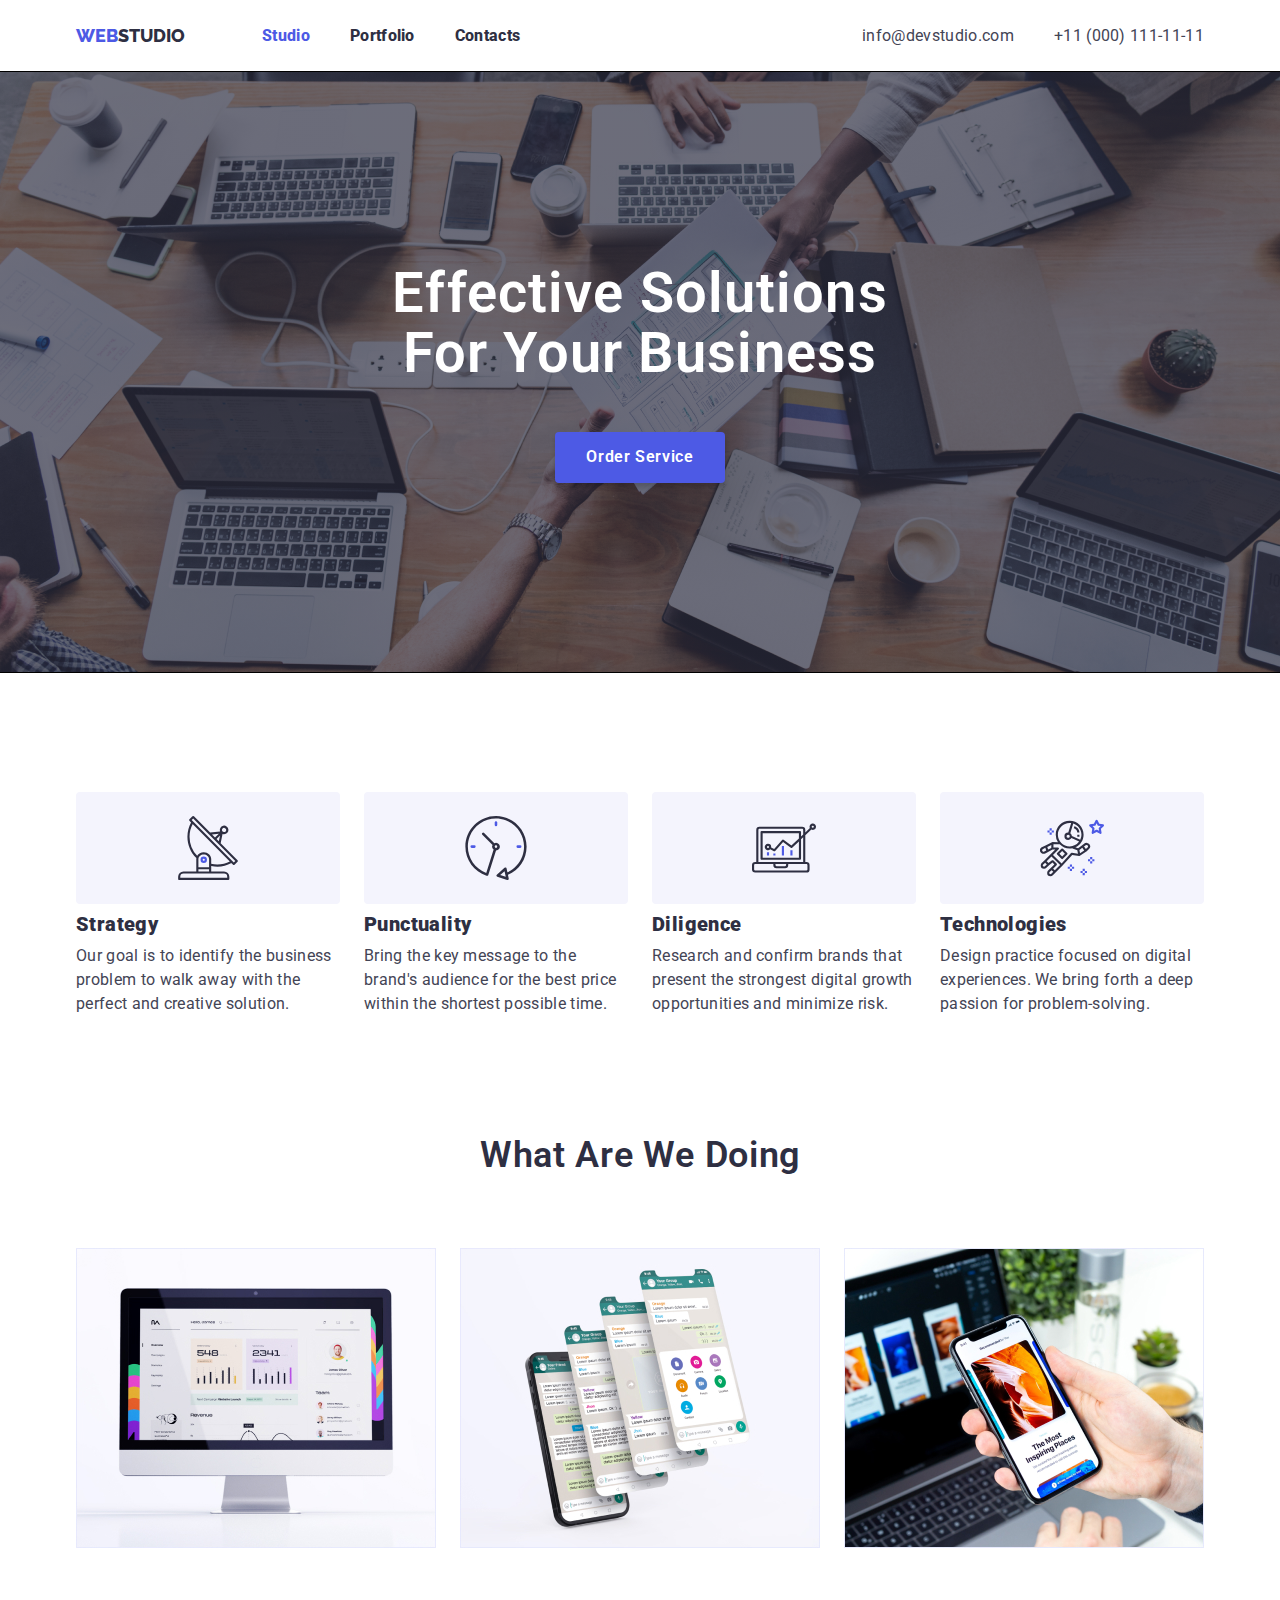
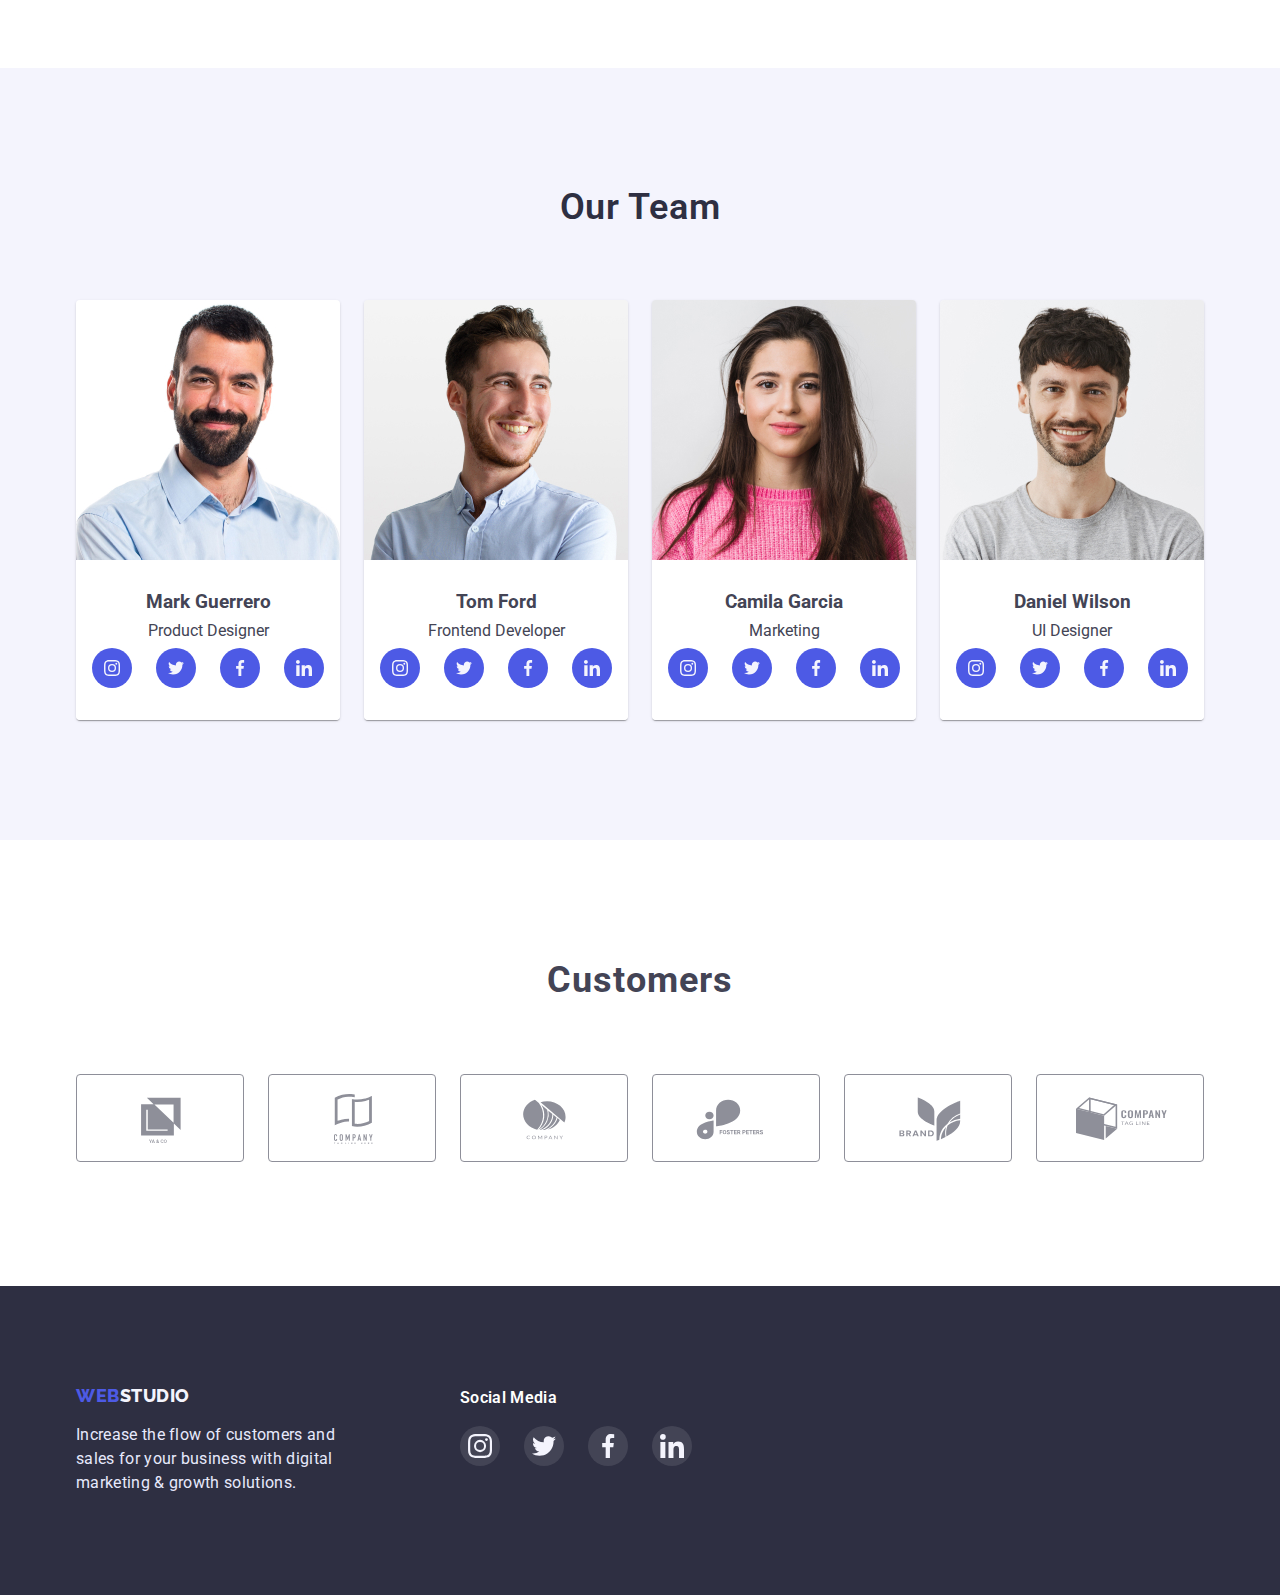
<file: index.html>
<!DOCTYPE html>
<html lang="en">
<head>
    <meta charset="UTF-8">
    <meta http-equiv="X-UA-Compatible" content="IE=edge">
    <meta name="viewport" content="width=device-width, initial-scale=1.0">
    <title>Main Page</title>
    <link rel="preconnect" href="https://fonts.googleapis.com">
    <link rel="preconnect" href="https://fonts.gstatic.com" crossorigin>
    <link href="https://fonts.googleapis.com/css2?family=Raleway:wght@700;800&family=Roboto:wght@400;500;700;900&display=swap" rel="stylesheet">  
    <link rel="stylesheet" href="https://cdnjs.cloudflare.com/ajax/libs/modern-normalize/1.0.0/modern-normalize.min.css"/>
    <link rel="stylesheet" href="css/styles.css">
</head>
    <!--body-->
<body class="body">
   
    <!--header-->
    <header class="header">
        <div class="container-header">
            <div class="header-block">
                <nav>
                <a href="./index.html" class="logo">Web<span class="logo-studio">Studio</span></a>
                
                    <ul class="nav-list">
                        <li class="nav-member"><a href ="./index.html" class="nav-link-current">Studio</a></li>
                        <li class="nav-member"><a href ="./portfolio.html" class="nav-link">Portfolio</a></li>
                        <li class="nav-member"><a href ="./contact.html" class="nav-link">Contacts</a></li>
                    </ul>
                </nav>
                <ul class="contacts">
                    <li class="contacts-member"><a href="mailto:info@devstudio.com" class="contacts-link">info@devstudio.com</a></li>
                    <li class="contacts-member"><a href="tel:+11(000)111-11-11" class="contacts-link">+11 (000) 111-11-11</a></li>
                </ul>
            </div>
        </div>
    </header>   
        <!--main content-->
    <main>
        <!--banner-->
    <section class="banner">
        <div class="container">
            <div class="banner-content">
                <h1 class="banner-logo">Effective Solutions<br>For Your Business</h1>
                <button type="button" name="order_service" class="button">Order Service</button>
            </div>
        </div>
    </section>
        <!--important-points-->
    <section class="important-points-section">
        <div class="container">
            <h2 class="important-points-hidden-heading" hidden>Important Points</h2>
            <ul class="important-points">
                <li class="important-points-member">
                    <div class="important-points-card-icon">
                        <svg class="icon">
                            <use href ="./images/sprite/symbol-defs.svg#antenna"> </use>
                        </svg>
                    </div>
                    <h3 class="important-points-title"><b>Strategy</b></h3>
                    <p class="important-points-description">Our goal is to identify the business
                        problem to walk away with the perfect and creative solution. </p>
                </li>
                <li class="important-points-member">
                    <div class="important-points-card-icon">
                        <svg class="icon">
                            <use href ="./images/sprite/symbol-defs.svg#clock"> </use>
                        </svg>
                    </div>
                    <h3 class="important-points-title"><b>Punctuality</b></h3>
                    <p class="important-points-description">Bring the key message to the brand's audience for the best price 
                        within the shortest possible time.</p>
                </li>
                <li class="important-points-member">
                    <div class="important-points-card-icon">
                        <svg class="icon">
                            <use href ="./images/sprite/symbol-defs.svg#diagram"> </use>
                        </svg>
                    </div>
                    <h3 class="important-points-title"><b>Diligence</b></h3>
                    <p class="important-points-description">Research and confirm brands that present the strongest 
                        digital growth opportunities and minimize risk.</p>
                </li>
                <li class="important-points-member">
                    <div class="important-points-card-icon">
                        <svg class="icon">
                            <use href ="./images/sprite/symbol-defs.svg#astronaut"> </use>
                        </svg>
                    </div>
                    <h3 class="important-points-title"><b>Technologies</b></h3>
                    <p class="important-points-description">Design practice focused on digital experiences.
                        We bring forth a deep passion for problem-solving.</p>
                </li>
            </ul>
        </div>
    </section>
        <!--activities-->
    <section class="activities">
        <div class="container">
            <h2 class="activities-title"> What are we doing</h2>
            <ul class="activities-list">
                <li class="activities-member"><img src = "./images/Image1.jpg" alt ="img1" width="360"></li>
                <li class="activities-member"><img src = "./images/Image2.jpg" alt ="img2" width="360"></li>
                <li class="activities-member"><img src = "./images/Image3.jpg" alt ="img3" width="360"></li>
            </ul>
        </div>
    </section>  
        <!--teamсards-->
    <section class="teamcards">
        <div class="container">
            <h2 class="teamcards-title">Our Team</h2>
            <ul class="teamcards-list">
                <li class="teamcards-member">
                <article class="teamcard">
                <div class="teamcard-img">
                <img src = "./images/img1.jpg" alt ="Product Designer" width="264">
                </div>
                <div class="teamcard-content"> 
                <h3>Mark Guerrero</h3> <p>Product Designer</p>
                <ul class="social-link-list">
                    <li>
                        <a href="https://instagram.com" target="_blank" link="noopener norefferer nofollow" class="social-link">
                        <svg width="16" height="16"> <use xlink:href="./images/sprite/social-links.svg#instagram"></use></svg>
                    </a>
                    </li>
                    <li>
                    <a href="https://twitter.com" target="_blank" link="noopener norefferer nofollow" class="social-link">
                        <svg width="16" height="16"> <use xlink:href="./images/sprite/social-links.svg#twitter"></use></svg>
                    </a>
                    </li>
                    <li><a href="https://facebook.com" target="_blank" link="noopener norefferer nofollow" class="social-link">
                        <svg width="16" height="16"> <use xlink:href="./images/sprite/social-links.svg#facebook"></use></svg>
                    </a>
                    </li>
                    <li><a href="https://linkedin.com" target="_blank" link="noopener norefferer nofollow" class="social-link">
                        <svg width="16" height="16"> <use xlink:href="./images/sprite/social-links.svg#linkedin"></use></svg>
                    </a>
                    </li>
                </ul>
                </div> 
                </article>
                </li>
                <li class="teamcards-member">
                <article class="teamcard">
                <div class="teamcard-img">
                <img src = "./images/img4.jpg" alt ="Frontend Developer" width="264">
                </div> 
                <div class="teamcard-content">
                <h3>Tom Ford</h3> <p>Frontend Developer</p>
                <ul class="social-link-list">
                    <li>
                        <a href="https://instagram.com" target="_blank" link="noopener norefferer nofollow" class="social-link">
                        <svg width="16" height="16"> <use xlink:href="./images/sprite/social-links.svg#instagram"></use></svg>
                    </a>
                    </li>
                    <li>
                    <a href="https://twitter.com" target="_blank" link="noopener norefferer nofollow" class="social-link">
                        <svg width="16" height="16"> <use xlink:href="./images/sprite/social-links.svg#twitter"></use></svg>
                    </a>
                    </li>
                    <li><a href="https://facebook.com" target="_blank" link="noopener norefferer nofollow" class="social-link">
                        <svg width="16" height="16"> <use xlink:href="./images/sprite/social-links.svg#facebook"></use></svg>
                    </a>
                    </li>
                    <li><a href="https://linkedin.com" target="_blank" link="noopener norefferer nofollow" class="social-link">
                        <svg width="16" height="16"> <use xlink:href="./images/sprite/social-links.svg#linkedin"></use></svg>
                    </a>
                    </li>
                </ul>
                </div> 
                </article>
                </li>
                <li class="teamcards-member">
                <article class="teamcard">
                <div class="teamcard-img">       
                <img src = "./images/img2.jpg" alt ="Marketing" width="264">
                </div> 
                <div class="teamcard-content"> 
                <h3>Camila Garcia</h3> <p>Marketing</p>
                 <ul class="social-link-list">
                    <li>
                        <a href="https://instagram.com" target="_blank" link="noopener norefferer nofollow" class="social-link">
                        <svg width="16" height="16"> <use xlink:href="./images/sprite/social-links.svg#instagram"></use></svg>
                    </a>
                    </li>
                    <li>
                    <a href="https://twitter.com" target="_blank" link="noopener norefferer nofollow" class="social-link">
                        <svg width="16" height="16"> <use xlink:href="./images/sprite/social-links.svg#twitter"></use></svg>
                    </a>
                    </li>
                    <li><a href="https://facebook.com" target="_blank" link="noopener norefferer nofollow" class="social-link">
                        <svg width="16" height="16"> <use xlink:href="./images/sprite/social-links.svg#facebook"></use></svg>
                    </a>
                    </li>
                    <li><a href="https://linkedin.com" target="_blank" link="noopener norefferer nofollow" class="social-link">
                        <svg width="16" height="16"> <use xlink:href="./images/sprite/social-links.svg#linkedin"></use></svg>
                    </a>
                    </li>
                </ul>
                </div> 
                </article>
                </li>
                <li class="teamcards-member">
                <article class="teamcard">
                <div class="teamcard-img">
                <img src = "./images/img3.jpg" alt ="UI Designer" width="264">
                </div> 
                <div class="teamcard-content">
                <h3>Daniel Wilson</h3> <p>UI Designer</p>
                 <ul class="social-link-list">
                    <li>
                        <a href="https://instagram.com" target="_blank" link="noopener norefferer nofollow" class="social-link">
                        <svg width="16" height="16"> <use href="./images/sprite/social-links.svg#instagram"></use></svg>
                    </a>
                    </li>
                    <li>
                    <a href="https://twitter.com" target="_blank" link="noopener norefferer nofollow" class="social-link">
                        <svg width="16" height="16"> <use href="./images/sprite/social-links.svg#twitter"></use></svg>
                    </a>
                    </li>
                    <li><a href="https://facebook.com" target="_blank" link="noopener norefferer nofollow" class="social-link">
                        <svg width="16" height="16"> <use href="./images/sprite/social-links.svg#facebook"></use></svg>
                    </a>
                    </li>
                    <li><a href="https://linkedin.com" target="_blank" link="noopener norefferer nofollow" class="social-link">
                        <svg width="16" height="16"> <use href="./images/sprite/social-links.svg#linkedin"></use></svg>
                    </a>
                    </li>
                </ul>
                </div> 
                </article>
                </li>
            </ul>
        </div>
    </section>
    <section class="customer-section">
        <div class="container">
            <h2 class="customer-title">Customers</h2>
            <ul class="customer-services-list">
                <li class="customer-services-member">
                    <a class="customers-link" target="_blank" rel="norefferer noopener nofollow" href="">
                        <svg width="104" height="56" class="customers-icon">
                            <use xlink:href="./images/sprite/customer-icons.svg#logo1"></use>
                        </svg>
                    </a>
                </li>
                <li class="customer-services-member">
                        <a class="customers-link" target="_blank" rel="norefferer noopener nofollow" href="">
                            <svg width="104" height="56" class="customers-icon">
                                <use xlink:href="./images/sprite/customer-icons.svg#logo2"></use>
                            </svg>
                        </a>
                </li>
                <li class="customer-services-member">
                        <a class="customers-link" target="_blank" rel="norefferer noopener nofollow" href="">
                            <svg width="104" height="56" class="customers-icon">
                                <use xlink:href="./images/sprite/customer-icons.svg#logo3"></use>
                            </svg>
                        </a>
                </li>
                <li class="customer-services-member">
                        <a class="customers-link" target="_blank" rel="norefferer noopener nofollow" href="">
                            <svg width="104" height="56" class="customers-icon">
                                <use xlink:href="./images/sprite/customer-icons.svg#logo4"></use>
                            </svg>
                        </a>
                </li>
                <li class="customer-services-member">
                        <a class="customers-link" target="_blank" rel="norefferer noopener nofollow" href="">
                            <svg width="104" height="56" class="customers-icon">
                                <use xlink:href="./images/sprite/customer-icons.svg#logo5"></use>
                            </svg>
                        </a>
                </li>
                <li class="customer-services-member">
                        <a class="customers-link" target="_blank" rel="norefferer noopener nofollow" href="">
                            <svg width="104" height="56" class="customers-icon">
                                <use xlink:href="./images/sprite/customer-icons.svg#logo6"></use>
                            </svg>
                        </a>
                </li>
            </ul>
        </div>
    </section>
</main> 
        <!--footer-->
    <footer class="footer">
        <div class="container-footer">
            <div class="footer-content">
            <div class="footer-logo">
            <a href="./index.html" class="footer-web">Web<span class="footer-studio">Studio</span></a>
            </div>
            <p class="footer-text"> Increase the flow of customers and sales for your business 
            with digital marketing & growth solutions.</p>
            </div>
        <div class="footer-socials">
            <h3 class="footer-socials-title"> Social Media</h3>
            <ul class="footer-social-link-list">
                <li>
                    <a href="https://instagram.com" target="_blank" link="noopener norefferer nofollow" class="footer-social-link">
                    <svg width="24" height="24"> <use href="./images/sprite/social-links.svg#instagram"></use></svg>
                </a>
                </li>
                <li>
                <a href="https://twitter.com" target="_blank" link="noopener norefferer nofollow" class="footer-social-link">
                    <svg width="24" height="24"> <use href="./images/sprite/social-links.svg#twitter"></use></svg>
                </a>
                </li>
                <li><a href="https://facebook.com" target="_blank" link="noopener norefferer nofollow" class="footer-social-link">
                    <svg width="24" height="24"> <use href="./images/sprite/social-links.svg#facebook"></use></svg>
                </a>
                </li>
                <li><a href="https://linkedin.com" target="_blank" link="noopener norefferer nofollow" class="footer-social-link">
                    <svg width="24" height="24"> <use href="./images/sprite/social-links.svg#linkedin"></use></svg>
                </a>
                </li>
            </ul>
        </div>
        </div>
    </footer>
</body>
</html>
</file>
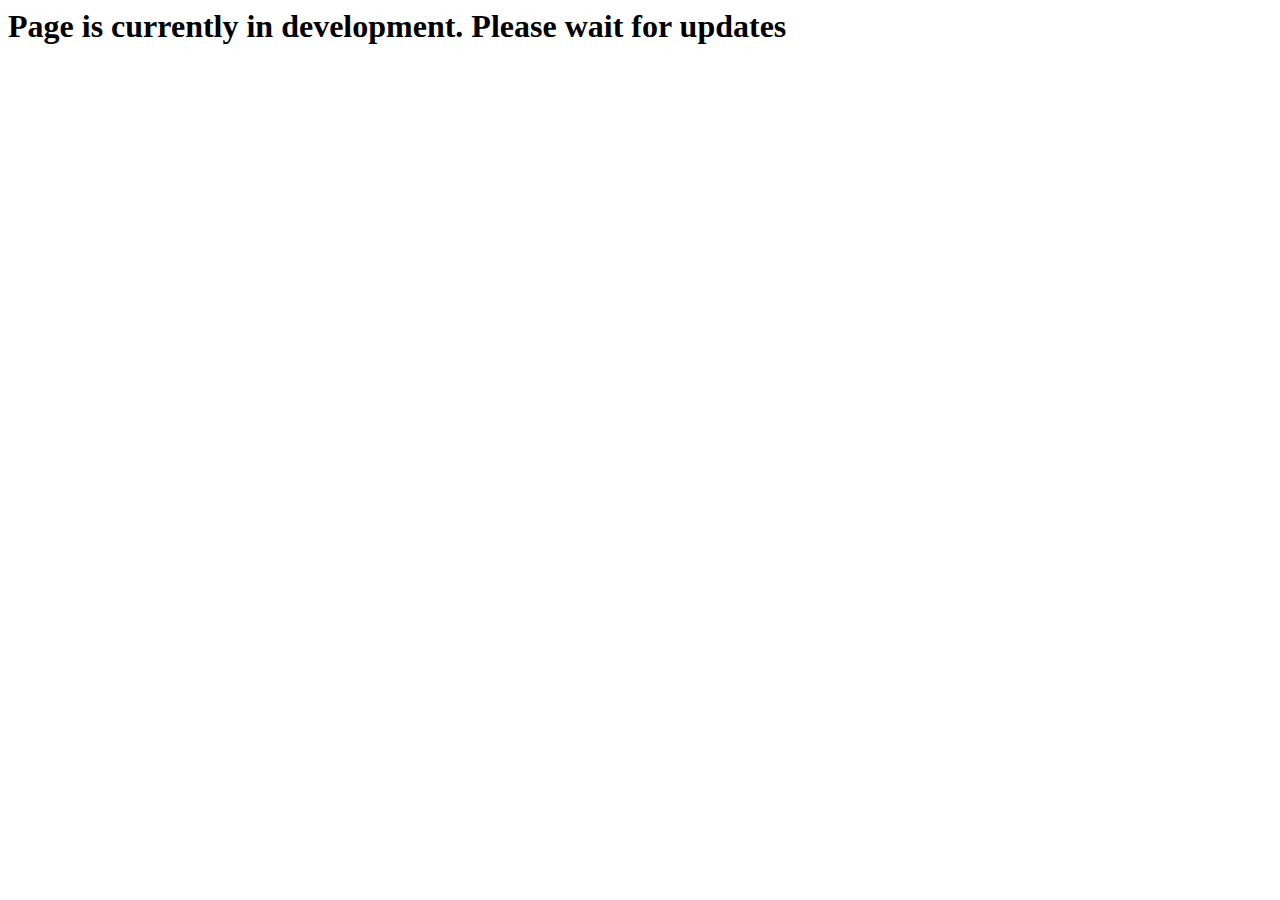
<file: contact.html>
<!DOCTYPE html>
<html lang="en">
<head>
    <link rel="preconnect" href="https://fonts.googleapis.com">
    <link rel="preconnect" href="https://fonts.gstatic.com" crossorigin>
    <link href="https://fonts.googleapis.com/css2?family=Raleway:wght@700&family=Roboto:wght@400;500;700;900&display=swap" rel="stylesheet">    
    <link rel="stylesheet" href="css/styles.css">
</head>
<body>
    <h1> Page is currently in development. Please wait for updates</h1>
</body>
</html>
</file>
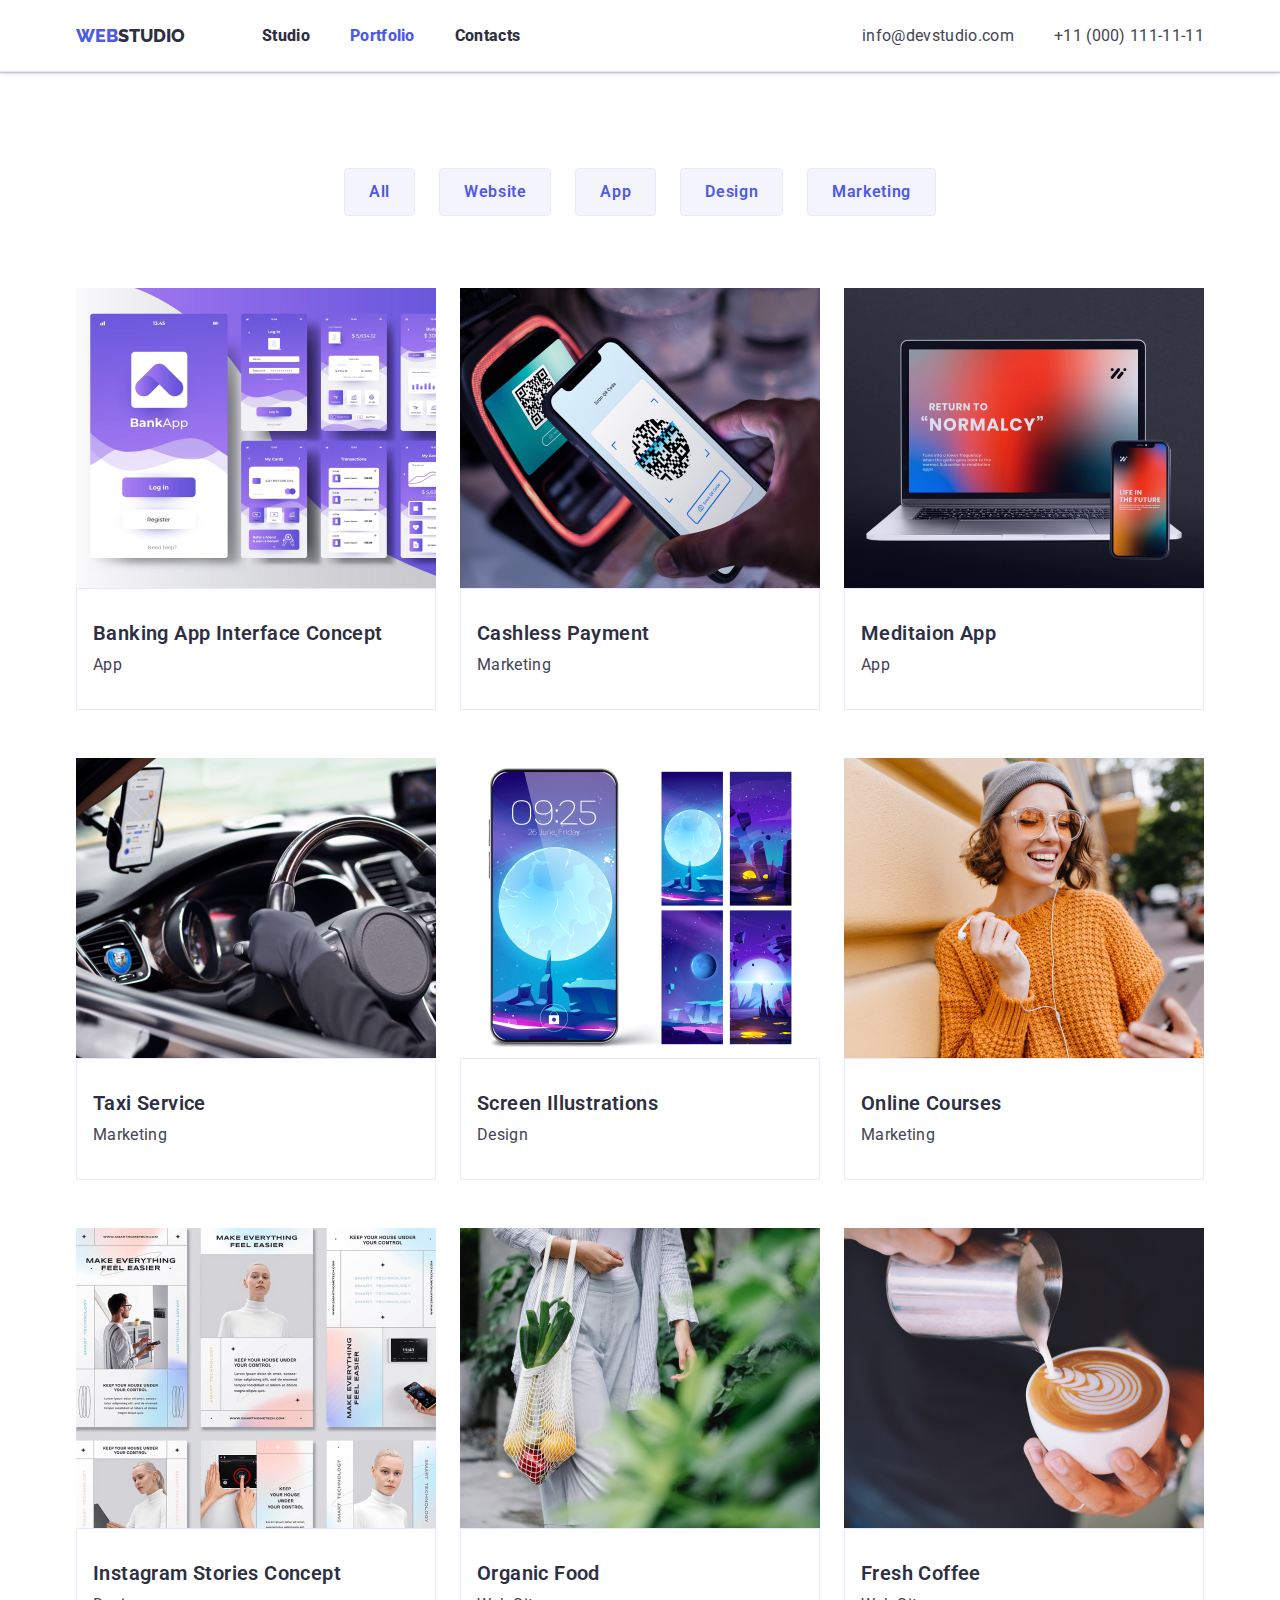
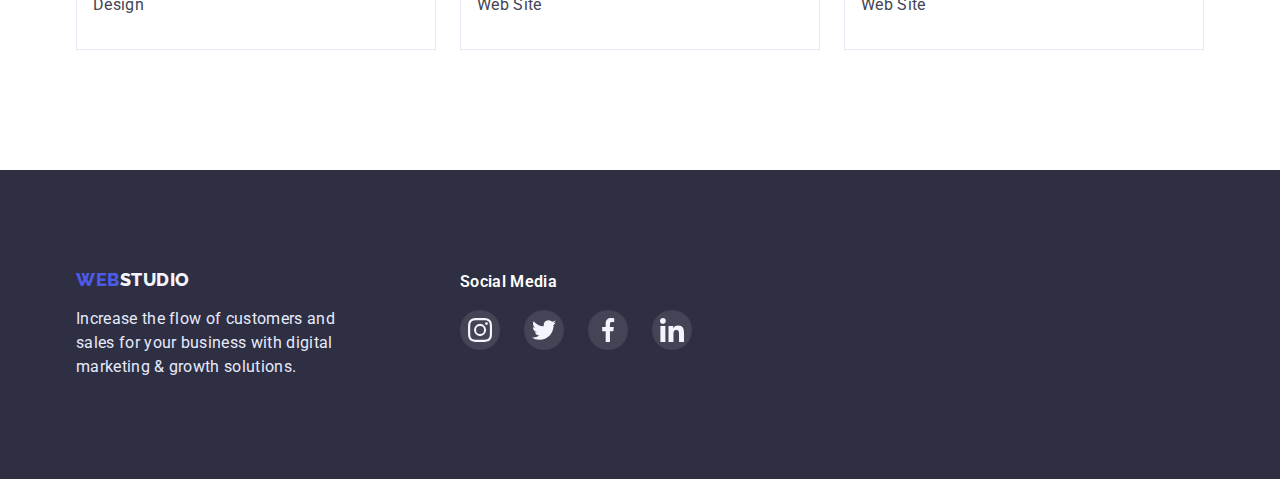
<file: portfolio.html>
<!DOCTYPE html>
<html lang="en">
<head>
    <meta charset="UTF-8">
    <meta http-equiv="X-UA-Compatible" content="IE=edge">
    <meta name="viewport" content="width=device-width, initial-scale=1.0">
    <title>Portfolio</title>
    <link rel="preconnect" href="https://fonts.googleapis.com">
    <link rel="preconnect" href="https://fonts.gstatic.com" crossorigin>
    <link href="https://fonts.googleapis.com/css2?family=Raleway:wght@700;800&family=Roboto:wght@400;500;700;900&display=swap" rel="stylesheet">
    <link rel="stylesheet" href="https://cdnjs.cloudflare.com/ajax/libs/modern-normalize/1.0.0/modern-normalize.min.css"/>
    <link rel="stylesheet" href="css/styles.css">
</head>
<body class="body">
   
    <!--header-->
    <header class="header">
        <div class="container-header">
            <div class="header-block">
        <nav>
            <a href="./index.html" class="logo">Web<span class="logo-studio">Studio</span></a>
            
                <ul class="nav-list">
                    <li class="nav-member"><a href ="./index.html" class="nav-link">Studio</a></li>
                    <li class="nav-member"><a href ="./portfolio.html" class="nav-link-current">Portfolio</a></li>
                    <li class="nav-member"><a href ="./contact.html" class="nav-link">Contacts</a></li>
                </ul>
            </nav>
            <ul class="contacts">
                <li class="contacts-member"><a href="mailto:info@devstudio.com" class="contacts-link">info@devstudio.com</a></li>
                <li class="contacts-member"><a href="tel:+11(000)111-11-11" class="contacts-link">+11 (000) 111-11-11</a></li>
            </ul>
        </div>
        </div>
    </header>   
    <!--main-->
    <main>
        <section class="portfolio">
        <div class="container">
            <h1 class="hidden"></h1>
            <ul class="button-list">
                <li class="button-list-member"><button type="button" class="portfolio-button">All</button></li>
                <li class="button-list-member"><button type="button" class="portfolio-button">Website</button></li>
                <li class="button-list-member"><button type="button" class="portfolio-button">App</button></li>
                <li class="button-list-member"><button type="button" class="portfolio-button">Design</button></li>
                <li class="button-list-member"><button type="button" class="portfolio-button">Marketing</button></li>
            </ul>
            <ul class="image-list">
                <li class="image-list-member">
                    <article class="image-card">
                    <div class="image">
                    <img src = "./images/portf1.jpg" alt ="Image missing" width="360"></div> 
                    <div class="image-card-content">
                    <h3 class="image-title">Banking App Interface Concept</h3>
                    <p class="image-type">App</p>
                    </div>
                    </article>
                </li>
                <li class="image-list-member">
                    <article class="image-card">
                    <div class="image">
                    <img src = "./images/portf2.jpg" alt ="Image missing" width="360"></div> 
                    <div class="image-card-content">
                    <h3 class="image-title">Cashless Payment</h3>
                    <p class="image-type">Marketing</p>
                    </div>
                    </article>
                </li>
                <li class="image-list-member">
                    <article class="image-card">
                    <div class="image">
                    <img src = "./images/portf3.jpg" alt ="Image missing" width="360"></div> 
                    <div class="image-card-content">
                    <h3 class="image-title">Meditaion App</h3>
                    <p class="image-type">App</p>
                    </div>
                    </article>
                </li>
                <li class="image-list-member">
                    <article class="image-card">
                    <div class="image">
                    <img src = "./images/portf4.jpg" alt ="Image missing" width="360"></div> 
                    <div class="image-card-content">
                    <h3 class="image-title">Taxi Service</h3>
                    <p class="image-type">Marketing</p>
                    </div>
                    </article>
                </li>
                <li class="image-list-member">
                    <article class="image-card">
                    <div class="image">
                    <img src = "./images/portf5.jpg" alt ="Image missing" width="360"></div> 
                    <div class="image-card-content">
                    <h3 class="image-title">Screen Illustrations</h3>
                    <p class="image-type">Design</p>
                    </div>
                    </article>
                </li>
                <li class="image-list-member">
                    <article class="image-card">
                    <div class="image">
                    <img src = "./images/portf6.jpg" alt ="Image missing" width="360"></div>
                    <div class="image-card-content">
                    <h3 class="image-title">Online Courses</h3>
                    <p class="image-type">Marketing</p>
                    </div>
                    </article>
                </li>
                <li class="image-list-member">
                    <article class="image-card">
                    <div class="image">
                    <img src = "./images/portf7.jpg" alt ="Image missing" width="360"></div>
                    <div class="image-card-content">
                    <h3 class="image-title">Instagram Stories Concept</h3>
                    <p class="image-type">Design</p>
                    </div>
                    </article>
                </li>
                <li class="image-list-member">
                    <article class="image-card">
                    <div class="image">
                    <img src = "./images/portf8.jpg" alt ="Image missing" width="360"></div>
                    <div class="image-card-content">
                    <h3 class="image-title">Organic Food</h3>
                    <p class="image-type">Web Site</p>
                    </div>
                    </article>
                </li>
                <li class="image-list-member">
                    <article class="image-card">
                    <div class="image">
                    <img src = "./images/portf9.jpg" alt ="Image missing" width="360"></div>
                    <div class="image-card-content">
                    <h3 class="image-title">Fresh Coffee</h3>
                    <p class="image-type">Web Site</p>
                    </div>
                    </article>  
            </li>
            </ul>
        </div>
        </section>
    </main>
    <!--footer-->
    <footer class="footer">
        <div class="container-footer">
            <div class="footer-content">
            <div class="footer-logo">
            <a href="./index.html" class="footer-web">Web<span class="footer-studio">Studio</span></a>
            </div>
            <p class="footer-text"> Increase the flow of customers and sales for your business 
            with digital marketing & growth solutions.</p>
            </div>
        <div class="footer-socials">
            <h3 class="footer-socials-title"> Social Media</h3>
            <ul class="footer-social-link-list">
                <li>
                    <a href="https://instagram.com" target="_blank" link="noopener norefferer nofollow" class="footer-social-link">
                    <svg width="24" height="24"> <use href="./images/sprite/social-links.svg#instagram"></use></svg>
                </a>
                </li>
                <li>
                <a href="https://twitter.com" target="_blank" link="noopener norefferer nofollow" class="footer-social-link">
                    <svg width="24" height="24"> <use href="./images/sprite/social-links.svg#twitter"></use></svg>
                </a>
                </li>
                <li><a href="https://facebook.com" target="_blank" link="noopener norefferer nofollow" class="footer-social-link">
                    <svg width="24" height="24"> <use href="./images/sprite/social-links.svg#facebook"></use></svg>
                </a>
                </li>
                <li><a href="https://linkedin.com" target="_blank" link="noopener norefferer nofollow" class="footer-social-link">
                    <svg width="24" height="24"> <use href="./images/sprite/social-links.svg#linkedin"></use></svg>
                </a>
                </li>
            </ul>
        </div>
        </div>
    </footer>
</body>
</html>
</file>
<file: css/styles.css>
/* header color #2E2F42;*/
/*standard color #434455;*/
/*accent color for buttons, :hover, :active and other stuff #4D5AE5;*/

/*-------------common styles-------------*/

/*root*/
:root{
--standard-white-color: #ffffff;
--text-color: #434455;
--title-text-color: #2E2F42;
--subtle-dark-color: #8E8F99;
--active-color: #4D5AE5;
--accent-color: #E7E9FC;
--light-white-color: #F4F4FD;
--card-set-gap: 20px;
--card-shadow: 0px 2px 1px -1px rgba(0, 0, 0, 0.2),
    0px 1px 1px 0px rgba(0, 0, 0, 0.14), 0px 1px 3px 0px rgba(0, 0, 0, 0.12);
}
/*box-sizing*/
*, ::after,::before{
    box-sizing: border-box;
}
/*blocking styles*/
img {
    display: block;
}
h1,h2,h3,h4,h5,h6, ul, li, p {
    margin: 0;
    padding: 0;
}
/* pages background color */
.body{
   background-color: var(--standard-white-color);
   color: var(--text-color);
   font-family: Roboto, Raleway, sans-serif;
   
}
/*container*/
.container-header{
    width: 1158px;
    margin: 0 auto;
    padding-left: 15px;
    padding-right: 15px;
}
.container{
    width: 1158px;
    margin-left: auto;
    margin-right: auto;
    padding-right: 15px;
    padding-left: 15px;
}
.container-footer{
    width: 1158px;
    margin-left: auto;
    margin-right: auto;
    padding-right: 15px;
    padding-left: 15px;
    display: flex;
}
/*logo, contacts and nav*/
.header{
    border-bottom: 1px solid #E7E9FC;
    padding-top: 24px;
    padding-bottom: 23px;
    box-shadow: 0px 2px 1px rgb(46 47 66 / 8%), 0px 1px 1px rgb(46 47 66 / 16%), 0px 1px 6px rgb(46 47 66 / 8%);
}
.header-block{
    display: flex;
    justify-content: space-between;
    align-items: center;
}
nav{
    display: flex;
}
.nav-list,
 .contacts,
  .logo{
    display: flex;
    align-items: center;
}

.logo{
    font-family: 'Raleway', sans-serif;
  
    font-weight: 800;
    font-size: 18px;
    line-height: 1.3;
    color: var(--active-color);
    text-decoration: none;
    text-transform: uppercase;
    padding-bottom: 1px;
}
.logo-studio{
    font-family: 'Raleway', sans-serif;
    font-weight: 800;
    font-size: 18px;
    line-height: 1.3;
    color: var(--title-text-color);
    text-decoration: none;
    text-transform: uppercase;

}
.nav-link{
    color: var(--title-text-color);
    text-decoration: none;
    font-size: 16px;
    line-height: 0.66;
    letter-spacing: 0.02em;
    font-weight: 800;
    color: var(--title-text-color);
    display: inline-block;
}
.nav-member{
    list-style-type: none;  
    display: inline-block;  
    
}
.nav-list{
    margin-left: 77px;
    
}
.nav-list li:not(:last-child){
    margin-right: 40px;
}
.contacts{
   display: flex;
   list-style: none;
   padding-left: 0;
  
}
.contacts-member{
    list-style-type: none;
}
.contacts li:not(:last-child){
  margin-right: 40px;
}

.contacts-link{
    color: var(--text-color);
    text-decoration: none;
    font-size: 16px;
    line-height: 1.5;
    letter-spacing: 0.02em;
}

/*footer*/
.footer{
    background: var(--title-text-color);
    padding-top: 100px;
    padding-bottom: 100px;
}
.footer-logo{
    margin-bottom: 16px;
}
.footer-web{
    font-family: 'Raleway', sans-serif;
    font-weight: 800;
    font-size: 18px;
    line-height: 1.16;
    align-items: center;
    letter-spacing: 0.03em;
    text-transform: uppercase;
    color: var(--active-color);
    text-decoration: none;
    width: 44px;
    height: 22px;
    
}
.footer-studio{
    font-family: 'Raleway', sans-serif;
    font-weight: 800;
    font-size: 18px;
    line-height: 1.16;
    align-items: center;
    letter-spacing: 0.03em;
    text-transform: uppercase;
    color: var(--light-white-color);
    text-decoration: none;
    width: 44px;
    height: 22px;
    
}
.footer-text{
    font-weight: 400;
    font-size: 16px;
    line-height: 1.5;
    letter-spacing: 0.02em;
    color: var(--accent-color);
    width: 264px;
    
}
.footer-socials{
    margin-left: 120px;
}
.footer-socials-title{
    font-family: 'Roboto';
    font-style: normal;
    font-weight: 600;
    font-size: 16px;
    line-height: 1.5;
    letter-spacing: 0.02em;
    color: var(--standard-white-color);
    margin-bottom: 16px;
    }
    .footer-social-link-list{
    list-style-type: none;
    display: flex;
    gap: 24px;
    justify-content: center;
    align-items: center;
    }
    .footer-social-link{
    display: flex;
    height: 40px;
    width: 40px;
    align-items: center;
    justify-content: center;
    border-radius: 50%;
    background-color: rgba(255, 255, 255, 0.1);;    
    text-decoration: none;
    }
 /*-------------index.html styles-------------*/
/*banner*/
.banner{
    background: var(--title-text-color);
    text-align: center;
    padding-bottom: 192px;  
    padding-top: 192px;
    background-image: linear-gradient(
        rgba(46, 47, 66, 0.7),
        rgba(46, 47, 66, 0.7)), url(../images/Bgimage.jpg);
    max-width: 1600px;
    max-height: 600px;
    margin-left: auto;
    margin-right: auto;
    outline: 1px solid black;
    background-size: cover;
    background-position: center;
    background-repeat: no-repeat;
}
.banner-logo{
    font-weight: 600;
    font-size: 56px;
    line-height: 1.07;
    letter-spacing: 0.02em;
    color: var(--standard-white-color);
    margin-bottom: 48px;
   
}
/*button index.html*/
.button{
    font-family: 'Roboto', sans-serif;
    font-weight: 600;
    font-size: 16px;
    line-height: 1.18;
    letter-spacing: 0.04em;
    color: var(--standard-white-color);
    border-color: transparent;
    background: var(--active-color);
    box-shadow: 0px 4px 4px rgba(0, 0, 0, 0.15);
    border-radius: 4px;
    cursor: pointer;
    width: 170px;
    height: 51px;
    
}
/*important-points index.html*/
.important-points-section{
    padding-top: 120px;

}
.important-points{
    display:flex;
    flex-wrap: nowrap;
  
}
.important-points-member{
    list-style-type: none;
    width: 264px;
}
.important-points li:not(:last-child){
    margin-right: 24px;
}
.important-points-card-icon{
    width: 264px;
    height: 112px;
    background-color: var(--light-white-color);
    margin-bottom: 8px;
    border-radius: 4px;
    display: flex;
    align-items: center;
    justify-content: center;
}
.icon{
    width: 64px;
    height: 64px;
}
.important-points-title{
    font-weight: 600;
    font-size: 20px;
    line-height: 1.2;
    letter-spacing: 0.02em;
    color: var(--title-text-color);
    margin-bottom: 8px;
    
}
.important-points-description{
    font-size: 16px;
    line-height: 1.5;
    letter-spacing: 0.02em;
    color: var(--text-color);
}
/*activities index.html*/
.activities{
    padding-top: 120px;
    padding-bottom: 120px;
}
.activities-title{
    font-weight: 600;
    font-size: 36px;
    line-height: 1.11;
    text-align: center;
    letter-spacing: 0.02em;
    text-transform: capitalize;
    color: var(--title-text-color);
    margin-bottom: 72px;
    
}
.activities-list{
   
    display: flex;
}
.activities-member{
    list-style-type: none;
}
.activities-list li:not(:last-child){
   margin-right: 24px;
}
/*teamcards index.html*/
.teamcards{
    background: var(--light-white-color);
    padding-top: 120px;
    padding-bottom: 120px;
}
.teamcards-title{
    font-weight: 600;
    font-size: 36px;
    line-height: 1.11;
    text-align: center;
    letter-spacing: 0.02em;
    text-transform: capitalize;
    color: var(--title-text-color);
    margin-bottom: 72px;
    
}
.teamcard-content{
    padding: 32px 16px 32px 16px;
    display: flex;
    flex-direction: column;
    justify-content: center;
    align-items: center;
    gap: 8px;
    background-color: var(--standard-white-color);
}

.teamcards-list{
    display: flex;
    margin: 0;
    list-style: none;
    flex-wrap: nowrap;
    
}
.teamcards-list > .teamcards-member{
    flex-basis: 264px;
    
}
.teamcards-list > .teamcards-member:not(:first-child){
    margin-left: 24px;
}
.teamcard{
    box-shadow: var(--card-shadow);
    border-radius: 4px;
    overflow: hidden;
}
/* social links in teamcards index.html */
.social-link-list{
    list-style-type: none;
    display: flex;
    gap: 24px;
    justify-content: center;
    align-items: center;
}
.social-list-member{
   text-decoration: none;
}
.social-link{
    display: flex;
    height: 40px;
    width: 40px;
    align-items: center;
    justify-content: center;
    border-radius: 50%;
    background-color: var(--active-color);
}
/* Customer section index.html */
.customer-section{
    padding-top: 120px;
    padding-bottom: 120px;
}
.customer-title{
    font-family: 'Roboto';
    font-style: normal;
    font-weight: 700;
    font-size: 36px;
    line-height: 1.16;
    text-align: center;
    letter-spacing: 0.03em;
    margin-bottom: 72px;
}
.customer-services-list{
    list-style-type: none;
    display: flex;
    gap: 24px;
}
.customers-link{
    display: inline-flex;
    align-items: center;
    justify-content: center;
    background-color: var(--standard-white-color);
    }
.customers-icon{
    width: 168px;
    height: 88px;
    fill: #8E8F99;
    padding: 16px 32px;
    border-radius: 4px;
    border: 1px solid #8E8F99;
}
/*-------------portfolio.html styles-------------*/
/*section*/
.portfolio{
    padding-top: 96px;
    padding-bottom: 120px;
}
/*buttons and image lists*/
.hidden{
    position: absolute;
    width: 1px;
    height: 1px;
    margin: -1px;
    border: 0;
    padding: 0;
    white-space: nowrap;
    clip-path: inset(100%);
    clip: rect(0 0 0 0);
    overflow: hidden;
}
.button-list{
    display: flex;
    margin-bottom: 72px;
    justify-content: center ;
}
.button-list-member{
list-style-type: none;
}
.button-list-member:not(:last-child){
    margin-right: 24px;
}
.portfolio-button{
    font-family: 'Roboto', sans-serif;
    font-weight: 600;
    font-size: 16px;
    line-height: 1.5;
    letter-spacing: 0.04em;
    color: var(--active-color);
    background: var(--light-white-color);
    border: 1px solid var(--accent-color);
    border-radius: 4px;
    cursor: pointer;
    padding-left: 24px;
    padding-right: 24px;
    height: 48px;
}
/*image-list portfolio.html*/
.image-list{
    display: flex;
    margin: 0;
    list-style: none;
    flex-wrap: wrap;
    
}

.image-list > .image-list-member:nth-last-child(-n+6){
    margin-top: 48px;

}
.image-list-member{
    list-style-type: none;
    flex-basis: 360px;
}
.image-list-member:not(:nth-child(3n+1)){
    margin-left: 24px;
}
.image-card-content{
    display: flex;
    flex-direction: column;
    justify-content: center;
    align-items: flex-start;
    width: 360px;
    padding-top: 32px;
    padding-bottom: 32px;
    gap: 8px;
    border: 1px solid var(--accent-color);
    padding-left: 16px;
}
.image-title{
    font-weight: 600;
    font-size: 20px;
    line-height: 1.2;
    letter-spacing: 0.02em;
    color: var(--title-text-color);
   
}
.image-type{
    font-size: 16px;
    line-height: 1.5;
    letter-spacing: 0.02em;
    color: var(--text-color);
   
}

/*border */

/*-------------hover and active styles for both pages-------------*/
.nav-link:hover{
    color: var(--active-color);
}
.nav-link-current{
    color:var(--active-color);
    text-decoration: none;
    font-size: 16px;
    line-height: 0.66;
    letter-spacing: 0.02em;
    font-weight: 800;
   
    display: inline-block;
}
.contacts-link:hover{
    color: var(--active-color);
}
.button:hover{
    background: var(--active-color);
    box-shadow: 0px 1px 6px rgba(46, 47, 66, 0.08), 0px 1px 1px rgba(46, 47, 66, 0.16), 0px 2px 1px rgba(46, 47, 66, 0.08);
    border-radius: 4px;
}
.social-link:hover,
.social-link:active{
    background: #404BBF;
}
.footer-social-link:hover,
.footer-social-link:active{
    background: #31D0AA;
}
.customers-link:focus .customers-icon,
.customers-link:active .customers-icon,
.customers-link:hover .customers-icon {
    fill: var(--active-color);
    border: 1px solid var(--active-color);
    border-radius: 4px;
}

.portfolio-button:active{
    color: var(--standard-white-color);
    background: var(--active-color);
    box-shadow: 0px 3px 1px rgba(0, 0, 0, 0.1), 0px 2px 1px rgba(0, 0, 0, 0.08), 0px 2px 2px rgba(0, 0, 0, 0.12);
    border-radius: 4px;
     border: var(--active-color)
}
.portfolio-button:hover{
    color: var(--standard-white-color);
    background: var(--active-color);
    box-shadow: 0px 1px 6px rgba(46, 47, 66, 0.08), 0px 1px 1px rgba(46, 47, 66, 0.16), 0px 2px 1px rgba(46, 47, 66, 0.08);
    border-radius: 4px;
    border: var(--active-color);
}
.image-card:hover, 
.image-card:active{
    box-shadow: 0px 1px 6px rgb(46 47 66 / 0.08), 0px 1px 1px rgb(46 47 66 / 16%), 0px 2px 1px rgb(46 47 66 / 8%);

}
</file>
